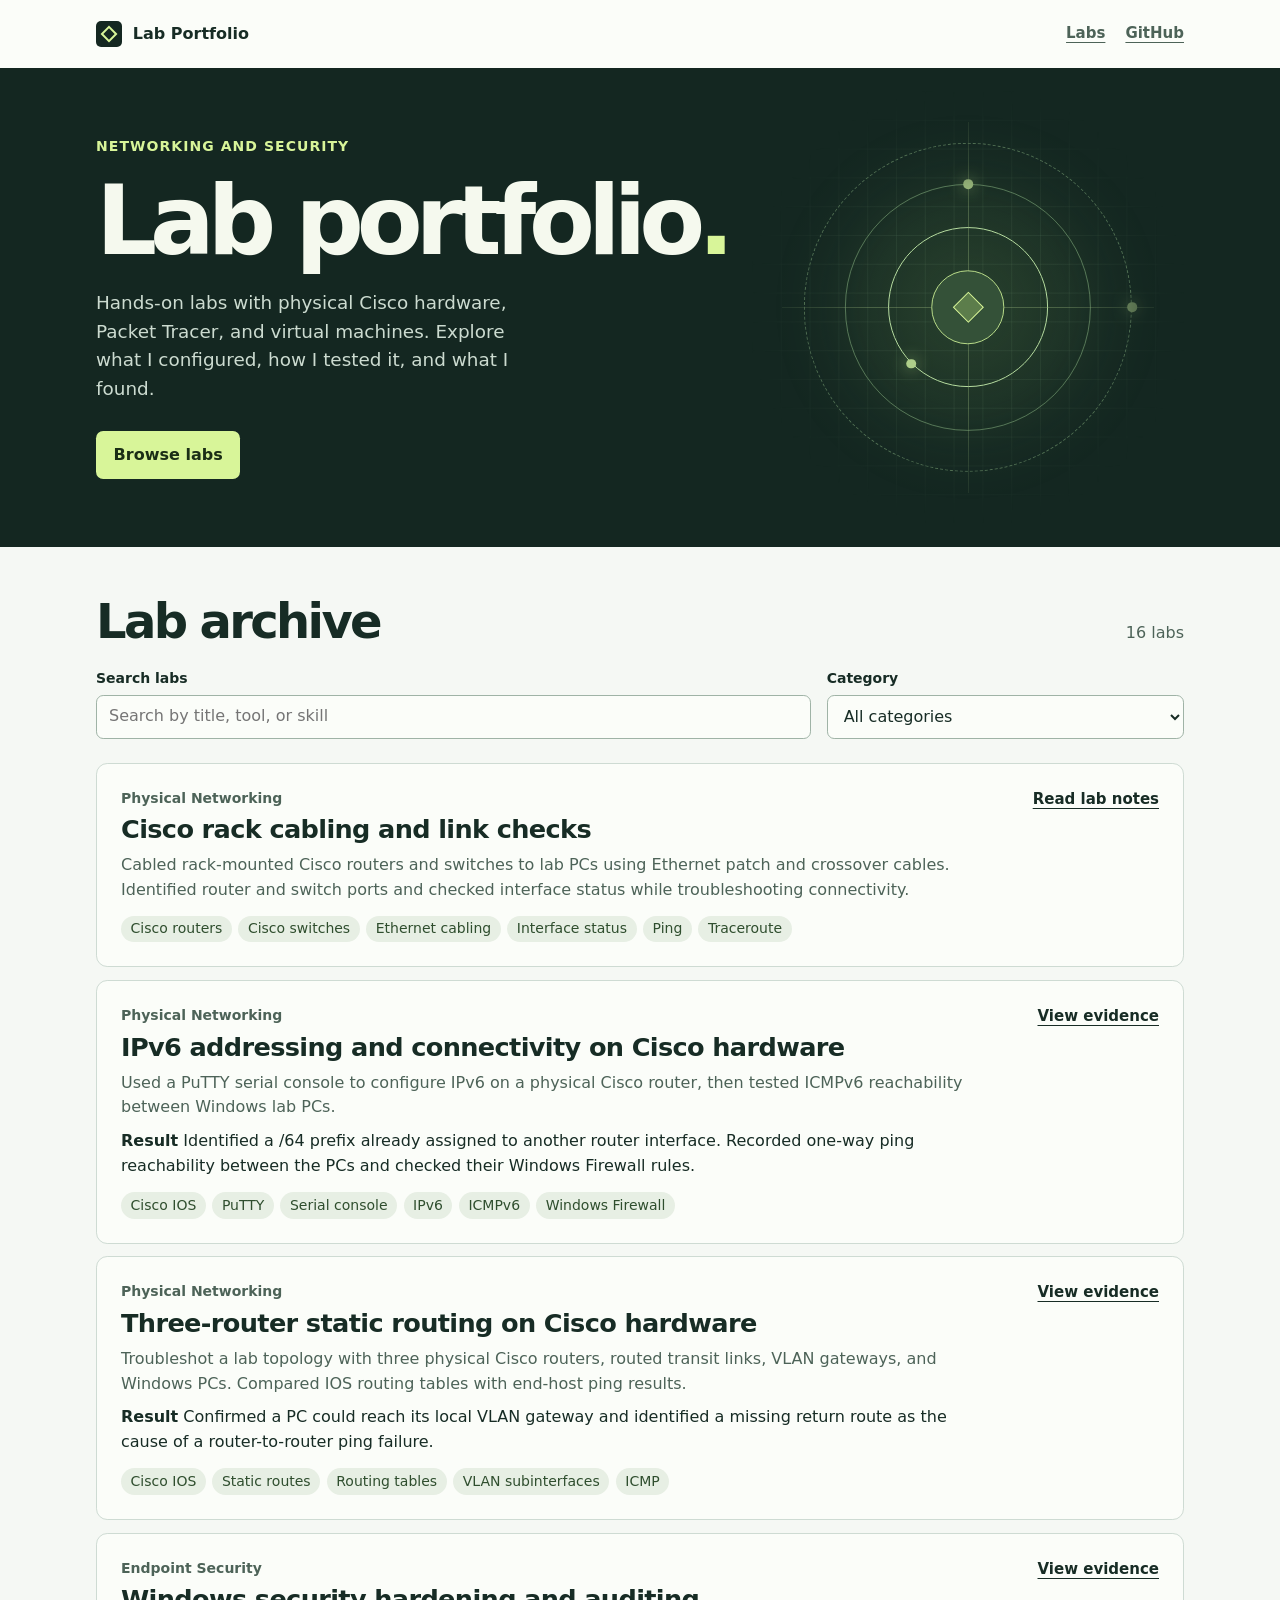
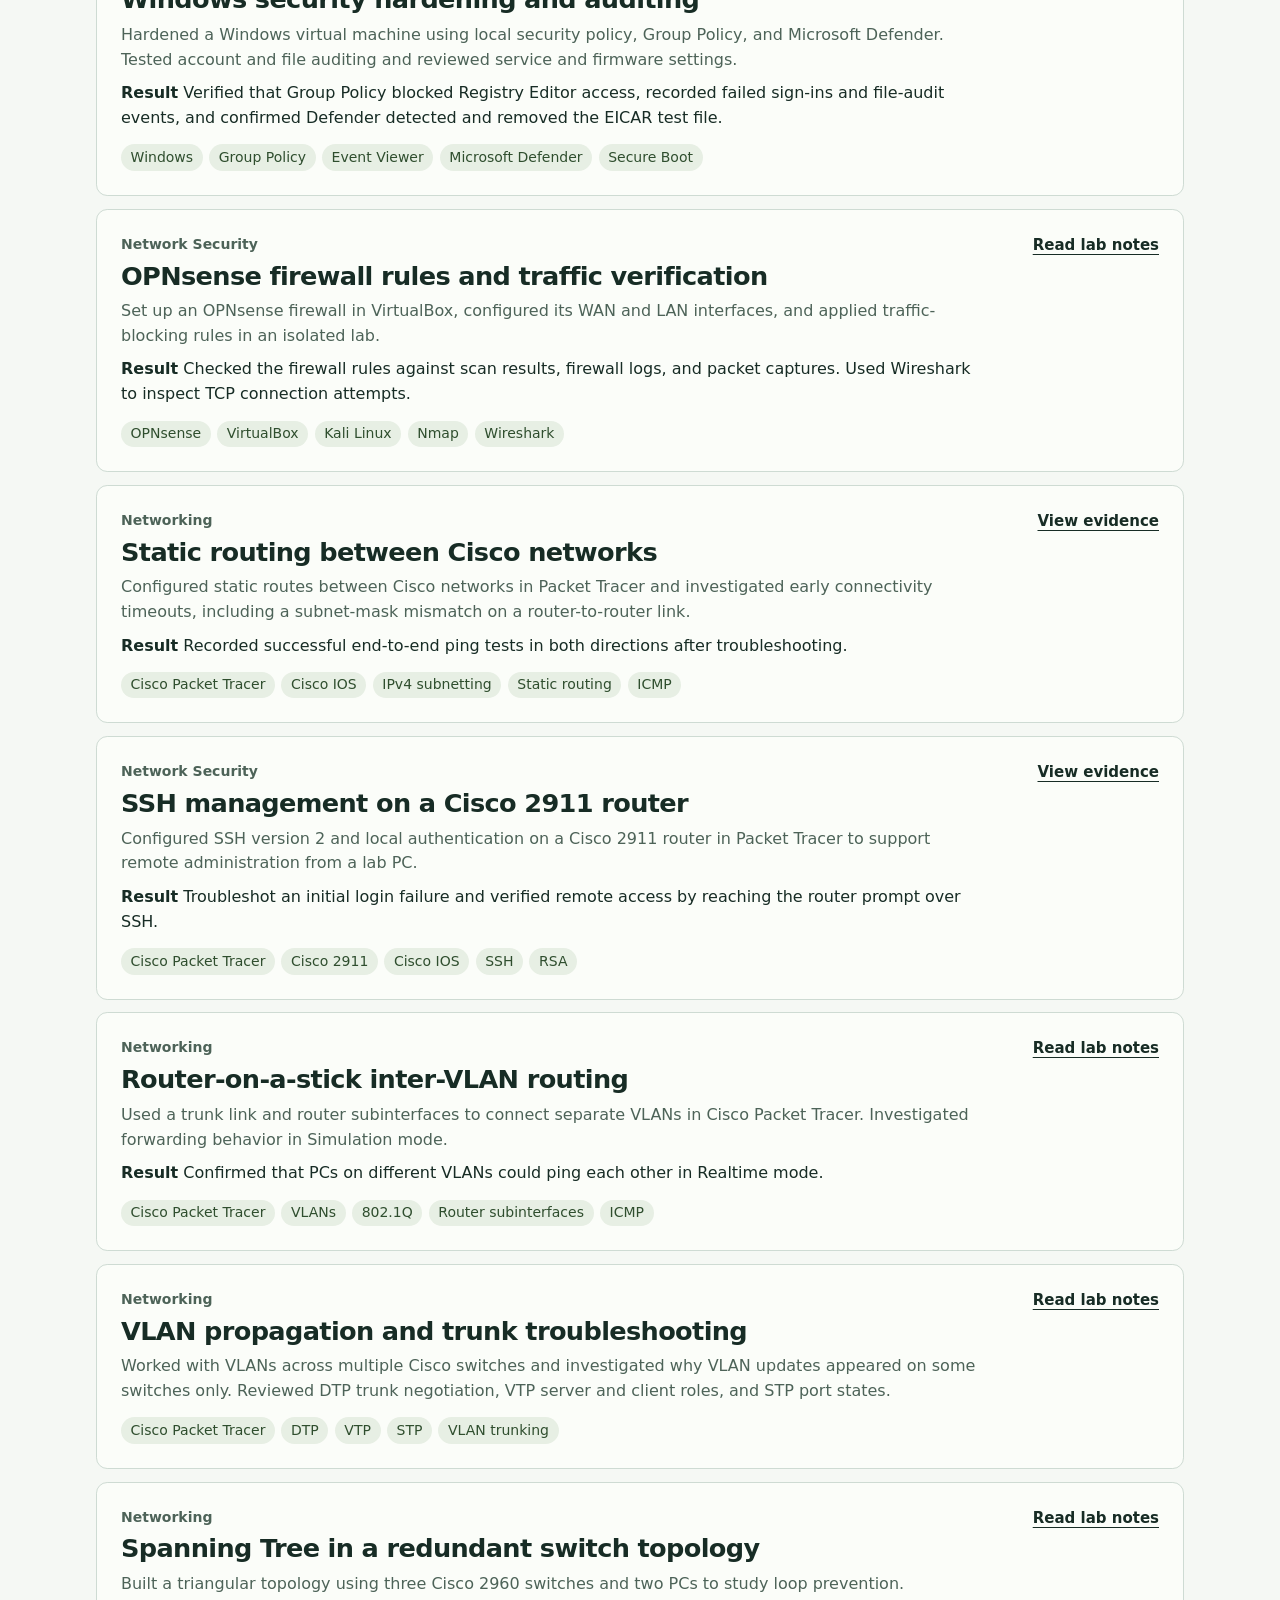
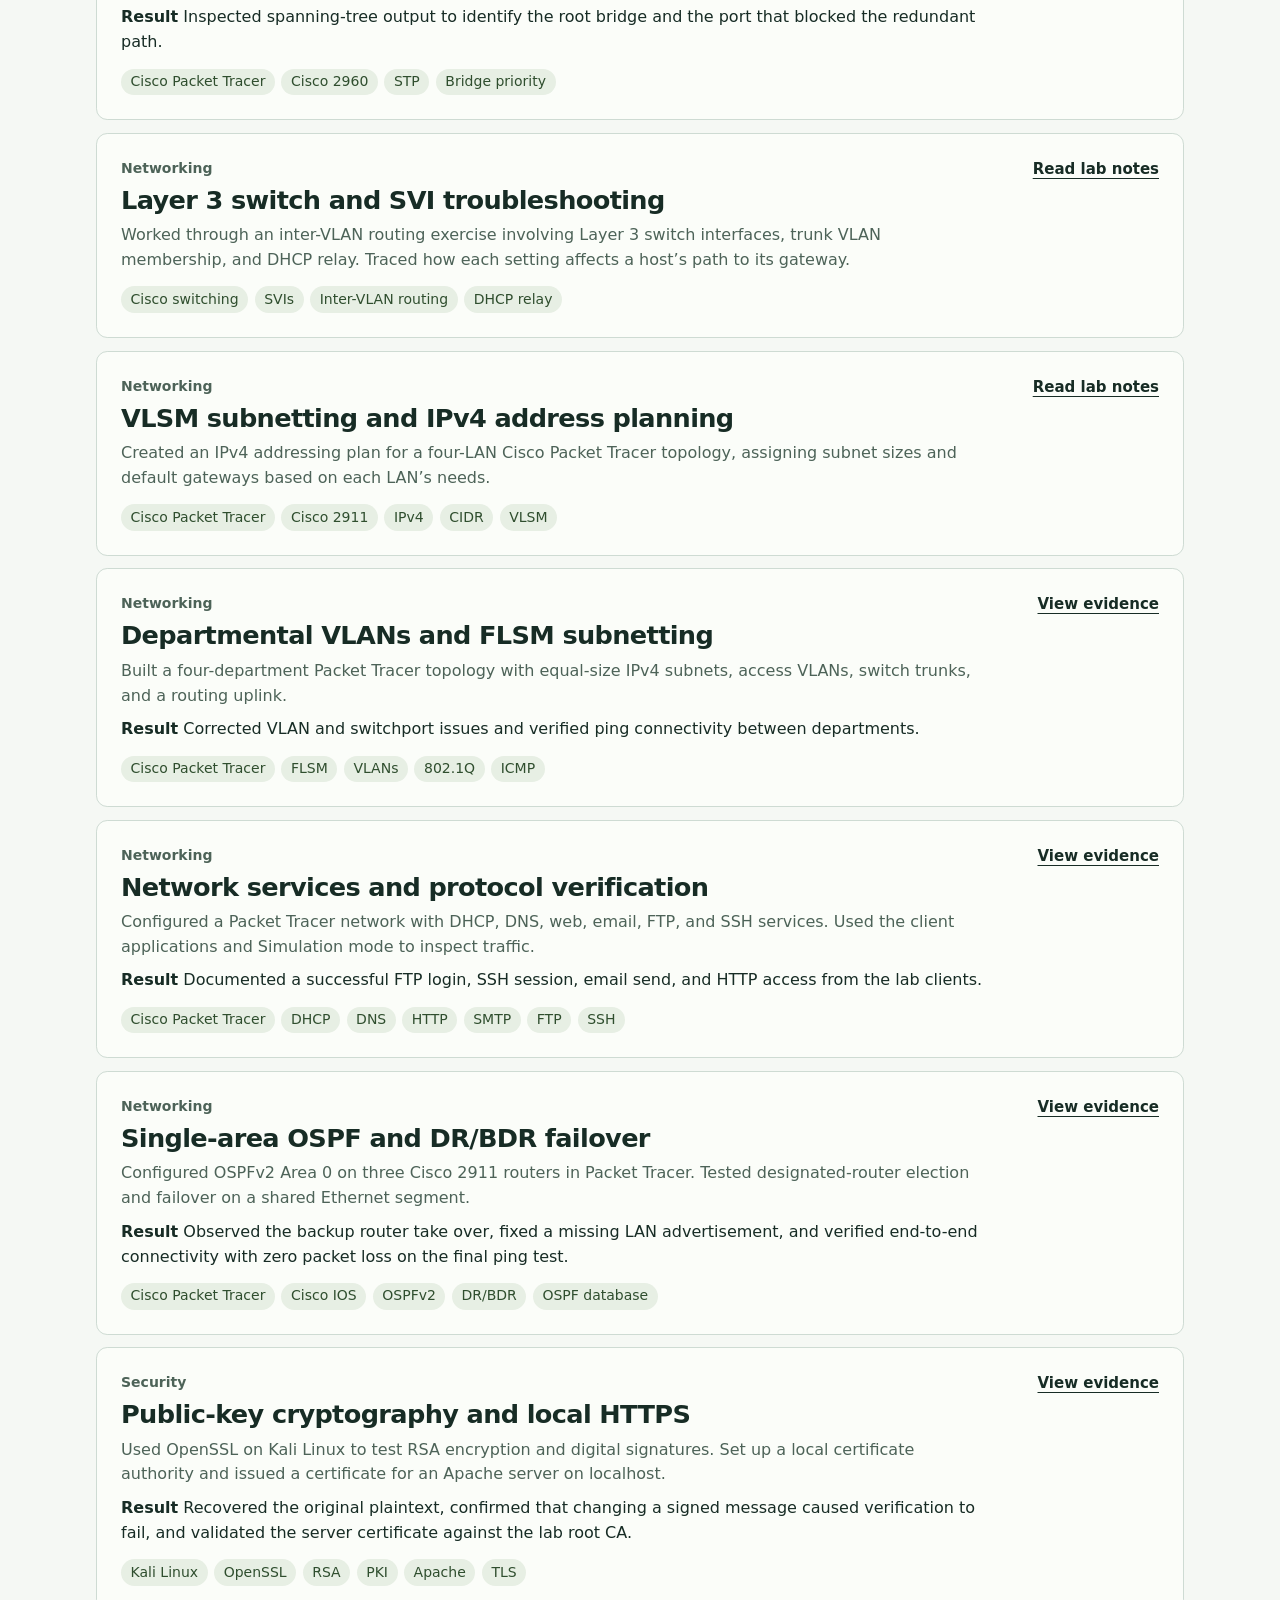
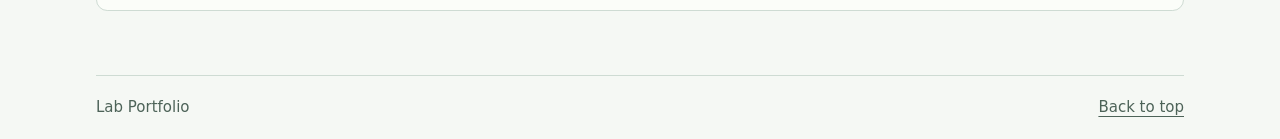
<file: index.html>
<!doctype html>
<html lang="en">
<head>
  <meta charset="utf-8">
  <meta name="viewport" content="width=device-width, initial-scale=1">
  <meta name="description" content="Hands-on labs with write-ups, tools, and results.">
  <meta name="theme-color" content="#142721">
  <title>Lab Portfolio</title>
  <link rel="stylesheet" href="style.css?v=2">
  <script src="portfolio.js?v=2" defer></script>
  <script src="lab-evidence-data.js?v=2" defer></script>
  <script src="site.js?v=2" defer></script>
</head>
<body>
  <a class="skip" href="#main">Skip to content</a>
  <header class="header">
    <div class="wrap header-inner">
      <a class="wordmark" href="./index.html"><span class="mark" aria-hidden="true"></span><span id="owner">Lab Portfolio</span></a>
      <nav aria-label="Main navigation">
        <a href="#labs">Labs</a>
        <a id="github" hidden>GitHub</a>
        <a id="linkedin" hidden>LinkedIn</a>
      </nav>
    </div>
  </header>
  <main id="main">
    <section class="hero" aria-labelledby="title">
      <div class="wrap hero-inner">
        <div class="hero-copy">
          <p class="focus" id="focus" hidden></p>
          <h1 id="title">Lab portfolio<span>.</span></h1>
          <p id="intro">Hands-on labs with write-ups, tools, and results.</p>
          <a class="primary" href="#labs">Browse labs</a>
        </div>
        <div class="hero-art" aria-hidden="true">
          <div class="orbit orbit-outer"></div>
          <div class="orbit orbit-middle"></div>
          <div class="orbit orbit-inner"></div>
          <div class="axis axis-horizontal"></div>
          <div class="axis axis-vertical"></div>
          <i class="point point-top"></i><i class="point point-right"></i><i class="point point-bottom"></i>
          <div class="core"><i></i></div>
        </div>
      </div>
    </section>
    <section id="labs" class="wrap archive" aria-labelledby="archive-title">
      <div class="section-head">
        <h2 id="archive-title">Lab archive</h2>
        <p id="count" aria-live="polite" hidden></p>
      </div>
      <div class="filters" id="filters" hidden>
        <div class="control">
          <label for="search">Search labs</label>
          <input type="search" id="search" placeholder="Search by title, tool, or skill">
        </div>
        <div class="control">
          <label for="category">Category</label>
          <select id="category"><option value="">All categories</option></select>
        </div>
      </div>
      <p class="empty" id="empty">Lab write-ups will appear here as they’re published.</p>
      <div id="lab-list"></div>
      <template id="lab-template">
        <article class="lab">
          <div>
            <div class="lab-meta"><span class="lab-category"></span><time hidden></time></div>
            <h3></h3>
            <p class="summary"></p>
            <p class="outcome" hidden><strong>Result</strong> <span></span></p>
            <ul class="tools" aria-label="Tools and skills" hidden></ul>
          </div>
          <div class="lab-links">
            <a class="writeup" hidden>Read write-up</a>
            <a class="evidence" hidden>View evidence</a>
          </div>
        </article>
      </template>
    </section>
  </main>
  <footer class="wrap footer">
    <span id="footer-owner">Lab Portfolio</span>
    <a href="#main">Back to top</a>
  </footer>
</body>
</html>
</file>
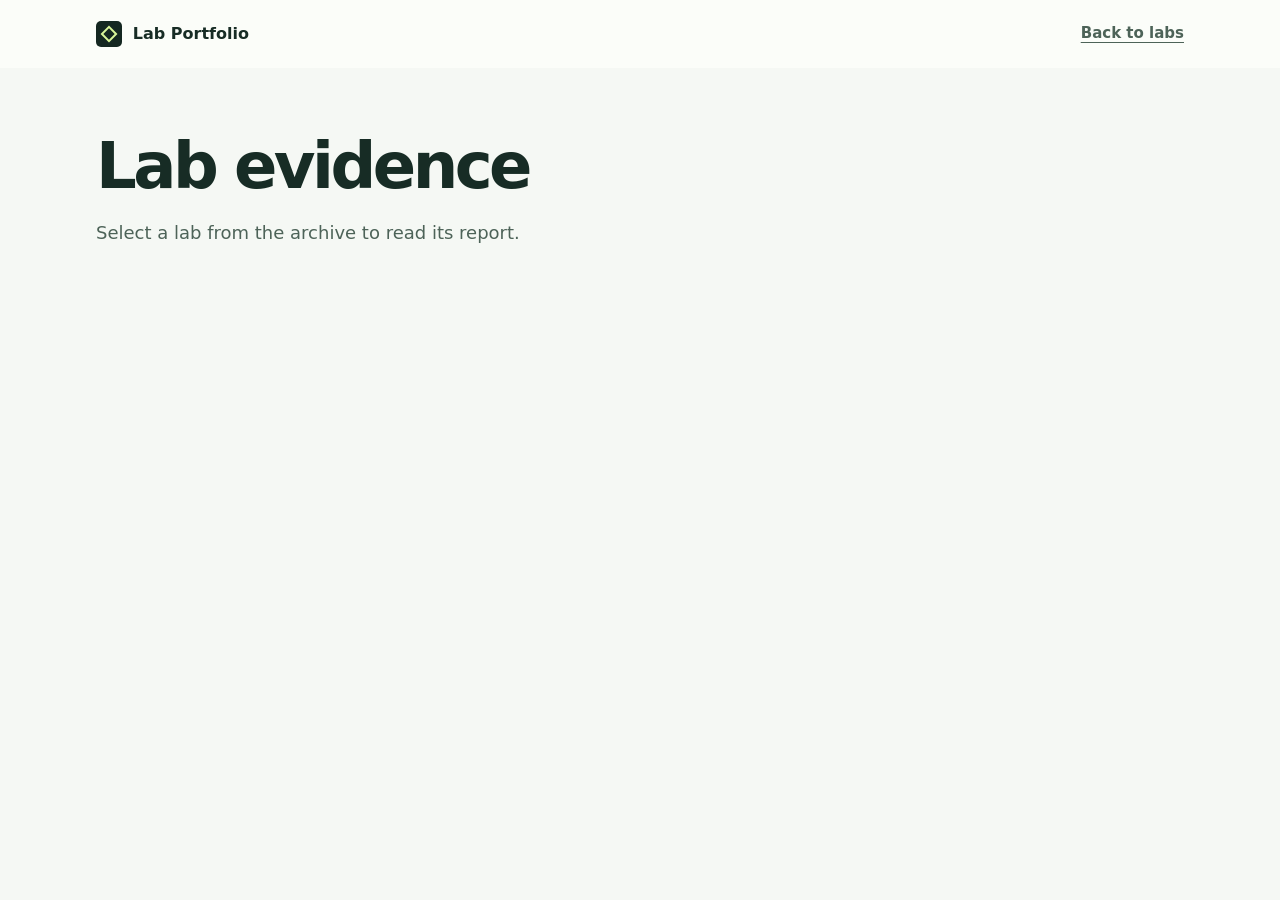
<file: lab-evidence.html>
<!doctype html>
<html lang="en">
<head>
  <meta charset="utf-8">
  <meta name="viewport" content="width=device-width, initial-scale=1">
  <title>Lab evidence | Lab Portfolio</title>
  <link rel="stylesheet" href="style.css?v=2">
  <script src="portfolio.js?v=2" defer></script>
  <script src="lab-evidence-data.js?v=2" defer></script>
  <script src="lab-evidence.js?v=2" defer></script>
</head>
<body>
  <a class="skip" href="#report">Skip to content</a>
  <header class="header">
    <div class="wrap header-inner">
      <a class="wordmark" href="index.html"><span class="mark" aria-hidden="true"></span>Lab Portfolio</a>
      <nav aria-label="Main navigation"><a href="index.html#labs">Back to labs</a></nav>
    </div>
  </header>
  <main id="report" class="wrap evidence-report">
    <p id="report-category" class="report-category" hidden></p>
    <h1 id="report-title">Lab evidence</h1>
    <p id="report-summary">Select a lab from the archive to read its report.</p>
    <div id="report-notes"></div>
    <section id="report-evidence" aria-labelledby="evidence-heading" hidden>
      <h2 id="evidence-heading">Screenshots and photos</h2>
      <div class="evidence-grid" id="report-images"></div>
    </section>
  </main>
</body>
</html>
</file>
<file: style.css>
:root {
  color-scheme: light;
  --ink: #172c25;
  --muted: #4d6358;
  --line: #cedbd3;
  --paper: #f5f8f4;
  --pine: #142721;
  --lime: #d8f599;
  font: 100%/1.55 "Segoe UI", system-ui, sans-serif;
}

* { box-sizing: border-box; }
[hidden] { display: none !important; }
body { margin: 0; background: var(--paper); color: var(--ink); }
a { color: inherit; text-underline-offset: .25em; }
a:hover { text-decoration-thickness: 2px; }
:focus-visible { outline: 2px solid #527627; outline-offset: 4px; }
.hero :focus-visible { outline-color: var(--lime); }
.wrap { width: min(100% - 3rem, 68rem); margin-inline: auto; }
.skip { position: fixed; z-index: 2; top: .75rem; left: .75rem; padding: .65rem 1rem; background: white; transform: translateY(-200%); }
.skip:focus { transform: none; }

.header { background: #fbfdf9; }
.header-inner, .footer { display: flex; align-items: center; justify-content: space-between; gap: 1rem; }
.header-inner { min-height: 4.25rem; padding-block: .75rem; }
.wordmark { display: inline-flex; align-items: center; gap: .7rem; font-weight: 700; text-decoration: none; }
.mark { width: 1.6rem; height: 1.6rem; display: grid; place-items: center; flex: none; border-radius: 5px; background: var(--pine); }
.mark::before { content: ""; width: .5rem; height: .5rem; border: 2px solid var(--lime); transform: rotate(45deg); }
nav { display: flex; align-items: center; flex-wrap: wrap; gap: .5rem 1.25rem; }
nav a, .footer { color: var(--muted); font-size: .9375rem; }
nav a { font-weight: 650; }

.hero { overflow: hidden; color: #f5f9ee; background: var(--pine); }
.hero-inner { position: relative; display: grid; grid-template-columns: minmax(0, 1fr) minmax(0, 27rem); align-items: center; min-height: 26rem; }
.hero-copy { position: relative; z-index: 1; padding-block: 4.25rem; }
.focus { margin: 0 0 .75rem; color: var(--lime); font-size: .875rem; font-weight: 650; letter-spacing: .075em; text-transform: uppercase; }
h1, h2, h3 { line-height: 1.08; margin: 0; overflow-wrap: anywhere; }
h1 { font-size: clamp(3.25rem, 7.5vw, 6.5rem); letter-spacing: -.075em; font-weight: 760; }
h1 span { color: var(--lime); }
#intro { margin: 1rem 0 1.75rem; max-width: 38ch; font-size: 1.15rem; color: #ccdbd0; }
.primary { display: inline-block; background: var(--lime); color: #1b2e16; border-radius: .45rem; padding: .7rem 1.1rem; font-weight: 750; text-decoration: none; }
.primary:hover { background: #e8fcc0; }
.hero-art { position: relative; width: 100%; aspect-ratio: 1; background-image: linear-gradient(#88ae8819 1px, transparent 1px), linear-gradient(90deg, #88ae8819 1px, transparent 1px), radial-gradient(circle, #52764655, transparent 64%); background-size: 1.8rem 1.8rem, 1.8rem 1.8rem, cover; mask-image: radial-gradient(circle, black 32%, transparent 73%); }
.orbit, .core { position: absolute; inset: 50% auto auto 50%; translate: -50% -50%; border-radius: 50%; aspect-ratio: 1; }
.orbit-outer { width: 76%; border: 1px dashed #93bf8a; }
.orbit-middle { width: 57%; border: 1px solid #9ac88f99; }
.orbit-inner { width: 37%; border: 1px solid #b5db9f; }
.axis, .point { position: absolute; background: #afce8a; }
.axis-horizontal { top: 50%; left: 7%; width: 86%; height: 1px; opacity: .3; }
.axis-vertical { top: 7%; left: 50%; height: 86%; width: 1px; opacity: .3; }
.point { width: .6rem; height: .6rem; border-radius: 50%; translate: -50% -50%; box-shadow: 0 0 1rem #cbee90aa; }
.point-top { left: 50%; top: 21.5%; }
.point-right { left: 88%; top: 50%; }
.point-bottom { left: 36.9%; top: 63.1%; }
.core { width: 17%; display: grid; place-items: center; border: 1px solid #b8db89; background: #345138; }
.core i { width: 31%; aspect-ratio: 1; rotate: 45deg; border: 1px solid var(--lime); background: #a3cc705c; }

.archive { padding-block: 3.1rem 4rem; scroll-margin-top: 1rem; }
.section-head { display: flex; flex-wrap: wrap; align-items: baseline; justify-content: space-between; gap: .75rem; margin-bottom: 1.25rem; }
h2 { font-size: clamp(2rem, 5vw, 3rem); letter-spacing: -.055em; }
#count { color: var(--muted); margin: 0; }
.empty { margin: 0; padding: 1.8rem; border: 1px dashed #a9bdb0; border-radius: .7rem; color: var(--muted); }
.filters { display: grid; grid-template-columns: minmax(0, 2fr) minmax(0, 1fr); align-items: end; gap: 1rem; margin-bottom: 1.5rem; }
.control { display: grid; gap: .3rem; }
.filters:has(> [hidden]) { grid-template-columns: 1fr; }
label { font-size: .875rem; font-weight: 700; }
input, select { width: 100%; min-height: 2.75rem; padding: .45rem .75rem; color: var(--ink); background: #fbfdf9; border: 1px solid #9fb3a6; border-radius: .45rem; font: inherit; }
#lab-list { display: grid; gap: .8rem; }
.lab { display: grid; grid-template-columns: minmax(0, 1fr) minmax(9rem, max-content); align-items: start; gap: 1rem 2rem; padding: 1.5rem; border: 1px solid var(--line); border-radius: .7rem; background: #fbfdf9; }
.lab-meta { display: flex; flex-wrap: wrap; align-items: center; gap: .45rem .9rem; margin-bottom: .45rem; color: var(--muted); font-size: .875rem; }
.lab-category { font-weight: 700; }
h3 { font-size: 1.6rem; letter-spacing: -.025em; }
.summary, .outcome { margin: .55rem 0 0; overflow-wrap: anywhere; }
.summary { color: var(--muted); }
.tools { display: flex; flex-wrap: wrap; gap: .4rem; padding: 0; margin: .85rem 0 0; list-style: none; }
.tools li { padding: .15rem .6rem; border-radius: 1rem; color: #2f4e2e; background: #e7efe4; font-size: .875rem; }
.lab-links { display: flex; align-items: flex-end; flex-direction: column; gap: .5rem; font-size: .9375rem; font-weight: 700; }
.lab-links:has(> [hidden] + [hidden]) { display: none; }
.lab:has(.lab-links > [hidden] + [hidden]) { grid-template-columns: 1fr; }
.footer { min-height: 4rem; padding-block: .85rem; border-top: 1px solid var(--line); }

.evidence-report { padding-block: clamp(2rem, 5vw, 4rem); }
.report-category { margin: 0 0 .55rem; color: var(--muted); font-weight: 700; }
.evidence-report h1 { max-width: 23ch; font-size: clamp(2.2rem, 5vw, 4.1rem); letter-spacing: -.055em; }
.evidence-report h2 { font-size: 1.5rem; letter-spacing: -.025em; }
.evidence-report p { max-width: 74ch; }
#report-summary { color: var(--muted); font-size: 1.125rem; }
#report-notes > section, #report-evidence { margin-block-start: 1.75rem; }
#report-notes p { margin-block: .55rem 0; }
.evidence-grid { display: grid; grid-template-columns: repeat(auto-fit, minmax(min(100%, 19rem), 1fr)); gap: 1rem; margin-block-start: .9rem; }
.evidence-grid figure { margin: 0; overflow: hidden; border: 1px solid var(--line); border-radius: .55rem; background: #fbfdf9; }
.evidence-grid a { display: grid; place-items: center; min-height: 10rem; height: 14rem; padding: .5rem; background: #eaf0eb; }
.evidence-grid a:focus-visible { outline-offset: -4px; }
.evidence-grid img { max-height: 100%; max-width: 100%; min-height: 0; width: auto; height: auto; }
.evidence-grid figcaption { padding: .75rem; color: var(--muted); }

@media (max-width: 50rem) {
  .hero-inner { grid-template-columns: 1fr 40%; min-height: 21rem; }
  h1 { font-size: clamp(3.25rem, 8.5vw, 5.25rem); }
}
@media (max-width: 38rem) {
  .wrap { width: calc(100% - 2rem); }
  .hero-inner { grid-template-columns: 1fr; min-height: 0; }
  .hero-copy { padding-block: 3rem; }
  .hero-art { position: absolute; width: 17rem; right: -7rem; bottom: -5rem; opacity: .4; }
  .archive { padding-block: 2rem 2.75rem; }
  .filters, .lab { grid-template-columns: 1fr; }
  .lab { padding: 1.15rem; }
  .lab-links { align-items: flex-start; flex-direction: row; flex-wrap: wrap; gap: .4rem 1rem; }
}
</file>
